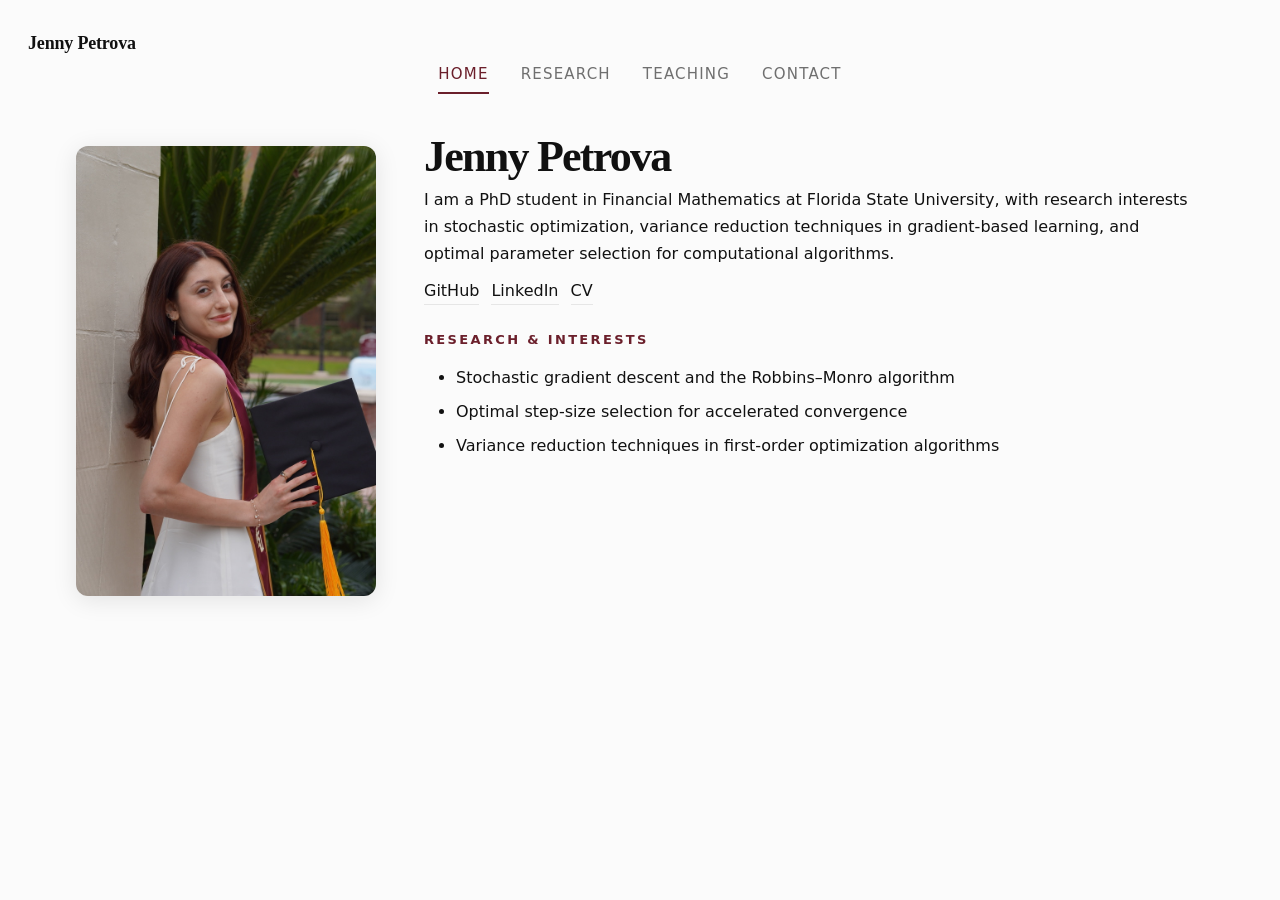
<file: index.html>
<!doctype html>
<html lang="en">
<head>
  <meta charset="utf-8" />
  <meta name="viewport" content="width=device-width, initial-scale=1" />
  <meta name="description" content="Jenny Petrova — PhD Student in Financial Mathematics" />
  <title>Jenny Petrova</title>

  <style>
    :root{
      --bg:#fbfbfb;
      --panel:#ffffff;
      --text:#111111;
      --muted:#6f6f6f;
      --accent:#6b1f2b;
      --border:#e6e6e6;
      --chip:#f3f3f3;
      --shadow: 0 1px 0 rgba(0,0,0,0.03);
      --max: 780px;
      --radius: 14px;

      /* layout knobs */
      --photo-col: 300px; /* width reserved for photo column */
      --gap: 48px;        /* gap between photo and text column */
    }

    *{ box-sizing:border-box; }
    html{ scroll-behavior:smooth; }

    body{
      margin:0;
      background: var(--bg);
      color: var(--text);
      font-family: ui-sans-serif, system-ui, -apple-system, Segoe UI, Roboto, Helvetica, Arial;
      line-height: 1.7;
      position: relative;
      overflow-x: hidden;
    }

    /* keep wrap exactly as before */
    .wrap{
      max-width: calc(var(--photo-col) + var(--gap) + var(--max));
      margin: 0 auto;
      padding: 40px 18px 80px;
    }

    header{
      display:flex;
      flex-direction:column;
      gap: 6px;
      padding-top: 28px;
      padding-bottom: 16px;
      margin-bottom: 8px;
    }

    .site-name{
      position: absolute;
      top: 28px;
      left: 28px;
      z-index: 10;
      font-family: ui-serif, Georgia, Cambria, "Times New Roman", Times, serif;
      font-size: 18px;
      font-weight: 600;
      letter-spacing: -0.01em;
      color: var(--text);
      text-decoration: none;
      border-bottom: none;
    }
    .site-name:hover{ color:var(--accent); }

    .top-nav{
      display: flex;
      justify-content: center;
      gap: 32px;
      margin-top: -6px;
      margin-bottom: 16px;
      width: 100vw;
      position: relative;
      left: 50%;
      transform: translateX(-50%);
    }

    .top-nav a{
      font-size: 15px;
      font-weight: 500;
      letter-spacing: 0.08em;
      text-transform: uppercase;
      color: var(--muted);
      text-decoration: none;
      border-bottom: 2px solid transparent;
      padding-bottom: 4px;
    }

    .top-nav a:hover{
      color: var(--text);
      border-bottom-color: var(--text);
    }

    #index nav a.active{
      color: var(--accent);
      border-bottom-color: var(--accent);
    }

    h1{
      margin:0;
      font-size: 44px;
      letter-spacing: -0.04em;
      line-height: 1.05;
      font-family: ui-serif, Georgia, Cambria, "Times New Roman", Times, serif;
      font-weight: 700;
    }

    .hero{
      margin-top: 6px;
      margin-bottom: 4px;
      padding: 0;
      border: none;
      background: transparent;
      border-radius: 0;
      box-shadow: none;
    }
    .hero p{ margin: 0 0 10px; }

    .links{
      display:flex;
      flex-wrap:wrap;
      gap: 12px;
      margin-top: 10px;
    }

    .intro-text{
      margin-bottom: 24px;
    }

    a{
      color: var(--text);
      text-decoration:none;
      border-bottom: 1px solid var(--border);
    }
    a:hover{ border-bottom-color: var(--text); }

    h2{
      font-size: 13px;
      letter-spacing: .18em;
      text-transform: uppercase;
      color: var(--accent);
      margin: 0 0 12px;
    }

    /* content indent (unchanged behavior) */
    section > .card,
    section > .facts,
    section > ul,
    section > p{
      margin-left: 14px;
    }

    .card{
      border: 1px solid var(--border);
      background: var(--panel);
      border-radius: var(--radius);
      padding: 14px;
      box-shadow: var(--shadow);
    }

    /* remove card styling in research on home */
    #research .card{
      border: none;
      background: transparent;
      border-radius: 0;
      box-shadow: none;
      padding: 0;
    }

    ul{ margin: 10px 0 0 18px; padding:0; }
    li{ margin: 7px 0; }

    /* ===== NEW: One centered unit below nav ===== */
    .home-row{
      display: grid;
      grid-template-columns: var(--photo-col) var(--max);
      column-gap: var(--gap);
      justify-content: center;   /* centers the whole unit */
      align-items: start;
      margin-top: 18px;
    }

    /* left column: photo + logos */
    .header-photo{
      display: flex;
      flex-direction: column;
      align-items: center;
      margin-top: 12px;
    }
    .header-photo img{
      width: 300px;
      height: auto;
      border-radius: 12px;
      box-shadow: 0 4px 24px rgba(0,0,0,0.10);
    }

    /* right column: your existing text content */
    section{ padding-top: 0; }

    /* responsive: stack */
    @media (max-width: 1100px){
      .wrap{
        max-width: var(--max);
      }
      .home-row{
        grid-template-columns: 1fr;
        row-gap: 18px;
        justify-content: start;
      }
      .header-photo{
        align-items: center;
      }
      .header-photo img{
        width: 180px;
      }
    }

    @media (max-width: 640px){
      .top-nav{
        gap: 18px;
        flex-wrap: wrap;
      }
      .header-photo img{
        width: 140px;
      }
    }
  </style>
</head>

<body id="index">
  <div class="wrap">
    <header>
      <a href="index.html" class="site-name">Jenny Petrova</a>

      <nav class="top-nav">
        <a href="index.html" class="active">Home</a>
        <a href="research.html">Research</a>
        <a href="teaching.html">Teaching</a>
        <a href="contact.html">Contact</a>
      </nav>

      <div class="home-row">
        <div class="header-photo">
          <img src="assets/self_image.jpeg" alt="Jenny Petrova">
        </div>

        <div>
          <div class="intro-text">
            <h1>Jenny Petrova</h1>

            <div class="hero">
              <p>
                I am a PhD student in Financial Mathematics at Florida State University, with research interests in stochastic optimization, variance reduction techniques in gradient-based learning, and optimal parameter selection for computational algorithms.
              </p>

              <div class="links">
                <a href="https://github.com/jennygpetrova" target="_blank">GitHub</a>
                <a href="https://www.linkedin.com/in/jennygpetrova/" target="_blank">LinkedIn</a>
                <a href="assets/Petrova_Jenny_CV.pdf" target="_blank">CV</a>
              </div>
            </div>
          </div>

          <section id="research">
            <h2>Research & Interests</h2>

            <div class="card">
              <ul>
                <li>Stochastic gradient descent and the Robbins–Monro algorithm</li>
                <li>Optimal step-size selection for accelerated convergence</li>
                <li>Variance reduction techniques in first-order optimization algorithms</li>
              </ul>
            </div>
          </section>
        </div>
      </div>
    </header>
  </div>
</body>
</html>
</file>
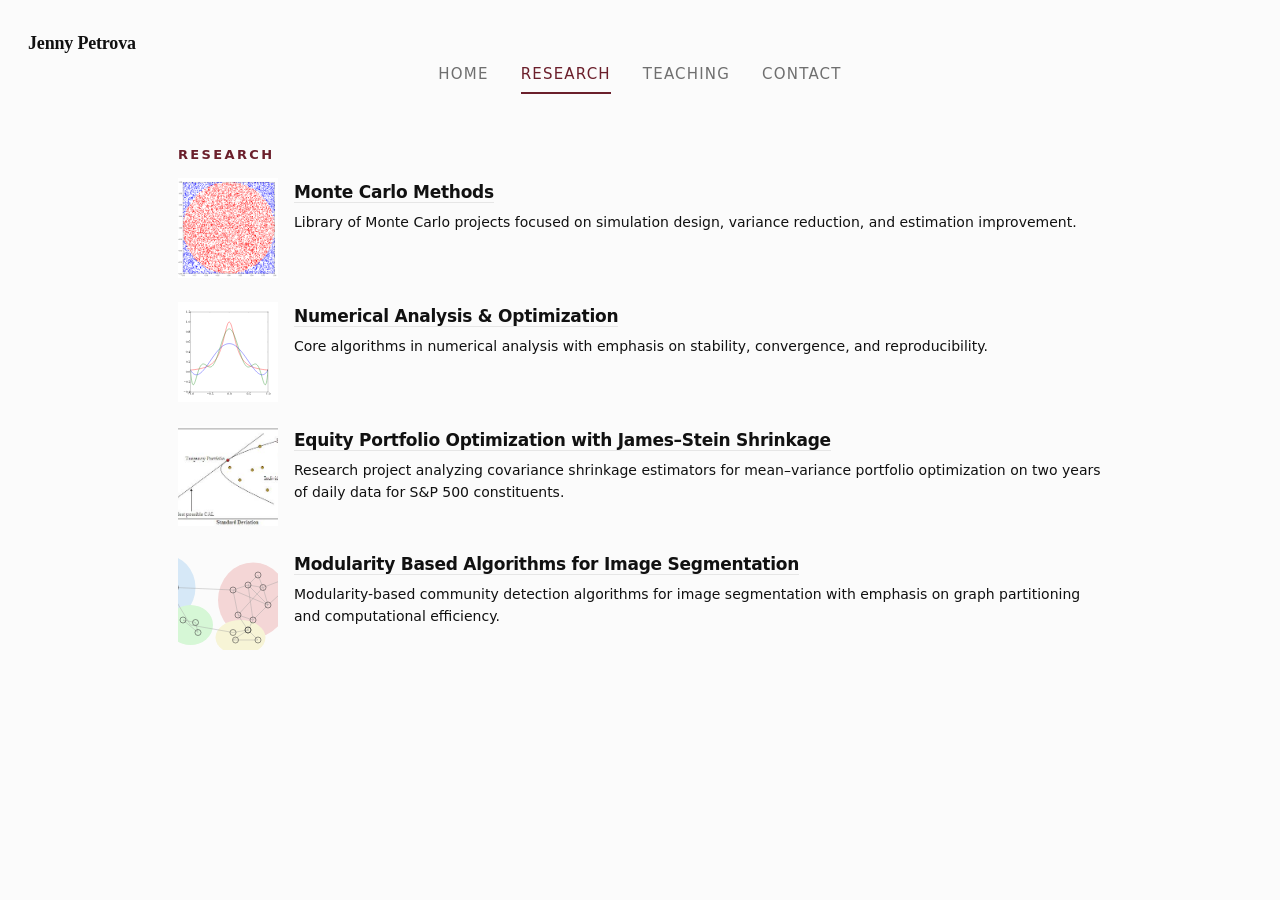
<file: research.html>
<!doctype html>
<html lang="en">
<head>
  <meta charset="utf-8" />
  <meta name="viewport" content="width=device-width, initial-scale=1" />
  <meta name="description" content="Jenny Petrova — Research" />
  <title>Research — Jenny Petrova</title>
  <link rel="stylesheet" href="assets/site.css">
</head>
<body id="page">
  <div class="page">
    <div class="wrap">
      <header>
        <a href="index.html" class="site-name">Jenny Petrova</a>
        <nav class="top-nav">
          <a href="../../index.html">Home</a>
          <a href="research.html" class="active">Research</a>
          <a href="teaching.html">Teaching</a>
          <a href="contact.html">Contact</a>
        </nav>
      </header>
      <section id="research">
        <h2>Research</h2>
        <div class="card project-card">
          <a href="research/monte-carlo.html"><img class="project-icon" src="icons/throwingdarts.png" alt=""></a>
          <div class="project-content">
            <div class="card-title">
              <strong><a href="research/monte-carlo.html">Monte Carlo Methods</a></strong>
            </div>
            <p>Library of Monte Carlo projects focused on simulation design, variance reduction, and estimation improvement.</p>
          </div>
        </div>
        <div class="card project-card">
          <a href="research/numerical-analysis.html"><img class="project-icon" src="icons/Runge_phenomenon.svg" alt=""></a>
          <div class="project-content">
            <div class="card-title">
              <strong><a href="research/numerical-analysis.html">Numerical Analysis & Optimization</a></strong>
            </div>
            <p>Core algorithms in numerical analysis with emphasis on stability, convergence, and reproducibility.</p>
          </div>
        </div>
        <div class="card project-card">
          <a href="research/vix-hedging.html"><img class="project-icon" src="icons/Markowitz_frontier.jpg" alt=""></a>
          <div class="project-content">
            <div class="card-title">
              <strong><a href="research/vix-hedging.html">Equity Portfolio Optimization with James–Stein Shrinkage</a></strong>
            </div>
            <p>Research project analyzing covariance shrinkage estimators for mean–variance portfolio optimization on two years of daily data for S&P 500 constituents.</p>
          </div>
        </div>
        <div class="card project-card">
          <a href="research/modularity-image-segmentation.html"><img class="project-icon" src="icons/community_detection.svg" alt=""></a>
          <div class="project-content">
            <div class="card-title">
              <strong><a href="research/modularity-image-segmentation.html">Modularity Based Algorithms for Image Segmentation</a></strong>
            </div>
            <p>Modularity-based community detection algorithms for image segmentation with emphasis on graph partitioning and computational efficiency.</p>
          </div>
        </div>
      </section>
    </div>
  </div>
</body>
</html>
</file>
<file: assets/site.css>
/* Shared stylesheet for non-home pages */

:root{
  --bg: #fbfbfb;
  --panel: #ffffff;
  --text: #111111;
  --muted: #6f6f6f;
  --accent: #6b1f2b;
  --border: #e6e6e6;
  --chip: #f3f3f3;
  --shadow: 0 1px 0 rgba(0,0,0,0.03);
  --max: 960px;
  --radius: 14px;
  --section-indent: 14px;
  --project-icon-size: 100px;
  --talk-icon-size: calc(var(--project-icon-size) - 10px);
}

*{
  box-sizing: border-box;
}

html{
  scroll-behavior: smooth;
  overflow-y: scroll;
  overflow-x: hidden;
}

body{
  margin: 0;
  background: var(--bg);
  color: var(--text);
  font-family: ui-sans-serif, system-ui, -apple-system, Segoe UI, Roboto, Helvetica, Arial;
  line-height: 1.7;
}

.page{
  width: 100%;
}

.wrap{
  max-width: var(--max);
  margin: 0 auto;
  padding: 40px 18px 80px;
}

/* Affiliations banner: horizontal, top-left */
.affiliations{
  position: absolute;
  top: 16px;
  left: 16px;
  display: flex;
  flex-direction: row;
  gap: 16px;
  align-items: center;
  z-index: 30;
}

/* Prevent global link underline/border on logo links */
.affiliations a{
  border-bottom: none !important;
}

/* Logo sizing (smaller) */
.affil{
  display: inline-flex;
  width: 64px;
}

.affil img{
  display: block;
  width: 100%;
  height: auto;
}

.affil:hover{
  transform: translateY(-1px);
}

header{
  display: flex;
  flex-direction: column;
  gap: 6px;
  padding-top: 28px;
  padding-bottom: 16px;
  margin-bottom: 8px;
}

h1{
  margin: 0;
  font-size: 44px;
  letter-spacing: -0.04em;
  line-height: 1.05;
  font-family: ui-serif, Georgia, Cambria, "Times New Roman", Times, serif;
  font-weight: 700;
}

nav{
  display: flex;
  flex-wrap: wrap;
  gap: 14px;
  margin-top: 6px;
}

nav a{
  text-decoration: none;
  color: var(--muted);
  font-size: 13px;
  border-bottom: 1px solid transparent;
}

nav a:hover{
  color: var(--text);
  border-bottom-color: var(--text);
}

.top-nav{
  display: flex;
  justify-content: center;
  gap: 32px;
  margin-top: -6px;
  margin-bottom: 16px;
}

.top-nav a{
  font-size: 15px;
  font-weight: 500;
  letter-spacing: 0.08em;
  text-transform: uppercase;
  color: var(--muted);
  text-decoration: none;
  border-bottom: 2px solid transparent;
  padding-bottom: 4px;
}

.top-nav a:hover{
  color: var(--text);
  border-bottom-color: var(--text);
}

.site-name{
  position: absolute;
  top: 28px;
  left: 28px;
  font-family: ui-serif, Georgia, Cambria, "Times New Roman", Times, serif;
  font-size: 18px;
  font-weight: 600;
  letter-spacing: -0.01em;
  color: var(--text);
  text-decoration: none;
  border-bottom: none;
}

.site-name:hover{
  color: var(--accent);
}

/* Active nav link */
nav a.active{
  color: var(--accent);
  border-bottom-color: var(--accent);
}

nav a.active:hover{
  color: var(--accent);
  border-bottom-color: var(--accent);
}

a{
  color: var(--text);
  text-decoration: none;
  border-bottom: 1px solid var(--border);
}

a:hover{
  border-bottom-color: var(--text);
}

/* Remove underline/border from icon links */
a:has(.project-icon){
  border-bottom: none !important;
}

a:has(.project-icon):hover{
  border-bottom: none !important;
}

section{
  padding-top: 10px;
}

/* Section headings: flush with container */
h2{
  font-size: 13px;
  letter-spacing: 0.18em;
  text-transform: uppercase;
  color: var(--accent);
  margin: 0 0 12px;
}

/* Section content: flush with container */
section > .card,
section > .facts,
section > ul,
section > p{
  margin-left: 0;
}

section > .card + .card{
  margin-top: 14px;
}

.card{
  border: 1px solid var(--border);
  background: var(--panel);
  border-radius: var(--radius);
  padding: 14px;
  box-shadow: var(--shadow);
}

.card + .card{
  margin-top: 14px;
}

#talks .card,
#research .card{
  border: none;
  background: transparent;
  box-shadow: none;
  padding: 0;
}

#talks .project-card,
#research .project-card{
  padding: 0;
}

#talks .card + .card,
#research .card + .card{
  margin-top: 24px;
}

.project-card{
  display: flex;
  align-items: flex-start;
  gap: 16px;
  padding: 14px 14px 0;
}

.project-icon{
  width: var(--project-icon-size);
  height: var(--project-icon-size);
  aspect-ratio: 1 / 1;
  object-fit: cover;
  border-radius: 0;
  flex-shrink: 0;
  display: block;
}



.project-content{
  flex: 1;
  display: flex;
  flex-direction: column;
  gap: 6px;
}

.project-card + .project-card{
  margin-top: 14px;
}

.project-content p{
  margin-top: 4px;
}

#talks .project-content{  
  display: flex;
  flex-direction: column;
  gap: 0px;
}

#talks .project-icon{
  width: 60px;
  height: 60px;
}

#talks .project-content p{
  margin: 0;
  font-size: 14px;
  line-height: 1.55;
}

#talks .ghost-text{
  visibility: hidden;
}

#talks .project-card + .project-card{

  margin-top: 32px;
}

#talks .card-title strong,
#research .card-title strong{
  font-size: 17px;
}

#research .project-content p{
  margin: 0;
  font-size: 14px;
  line-height: 1.55;
}

#research .project-content{
  gap: 4px;
}

.card-title{
  display: flex;
  justify-content: space-between;
  align-items: baseline;
  margin-bottom: 2px;
}

.card-title strong{
  font-weight: 650;
  letter-spacing: -0.015em;
}

.meta{
  color: var(--muted);
  font-size: 14px;
}

/* FACTS (base) */
.facts{
  display: grid;
  grid-template-columns: 1fr;
  gap: 10px;
}

.fact{
  display: grid;
  grid-template-columns: 110px 1fr;
  gap: 14px;
  font-size: 14px;
}

.fact span:first-child{
  color: var(--muted);
}

.fact span:last-child{
  text-align: center;
}

/* Responsive media queries */
@media (max-width: 900px){
  .affiliations{
    display: none;
  }
  .wrap{
    padding-left: 18px;
  }
}

@media (max-width: 640px){
  .top-nav{
    gap: 18px;
    flex-wrap: wrap;
  }
}
</file>
